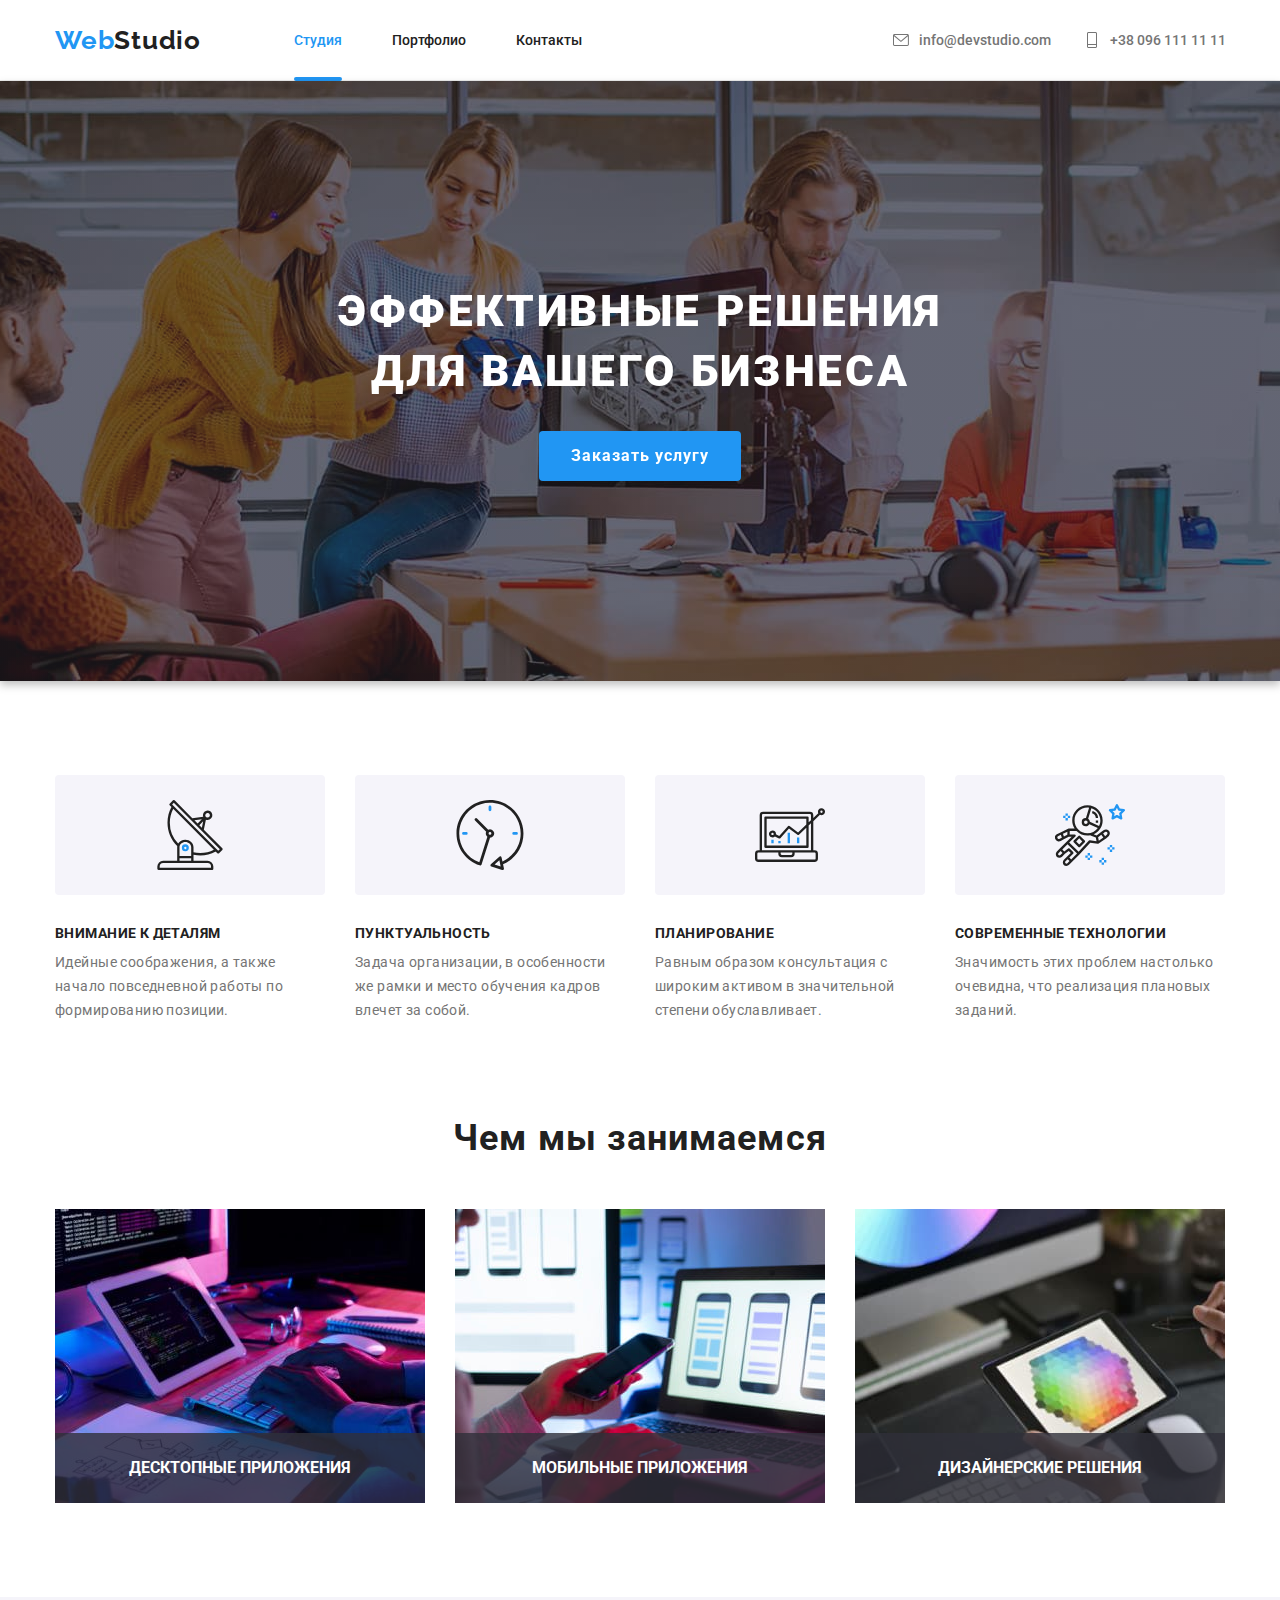
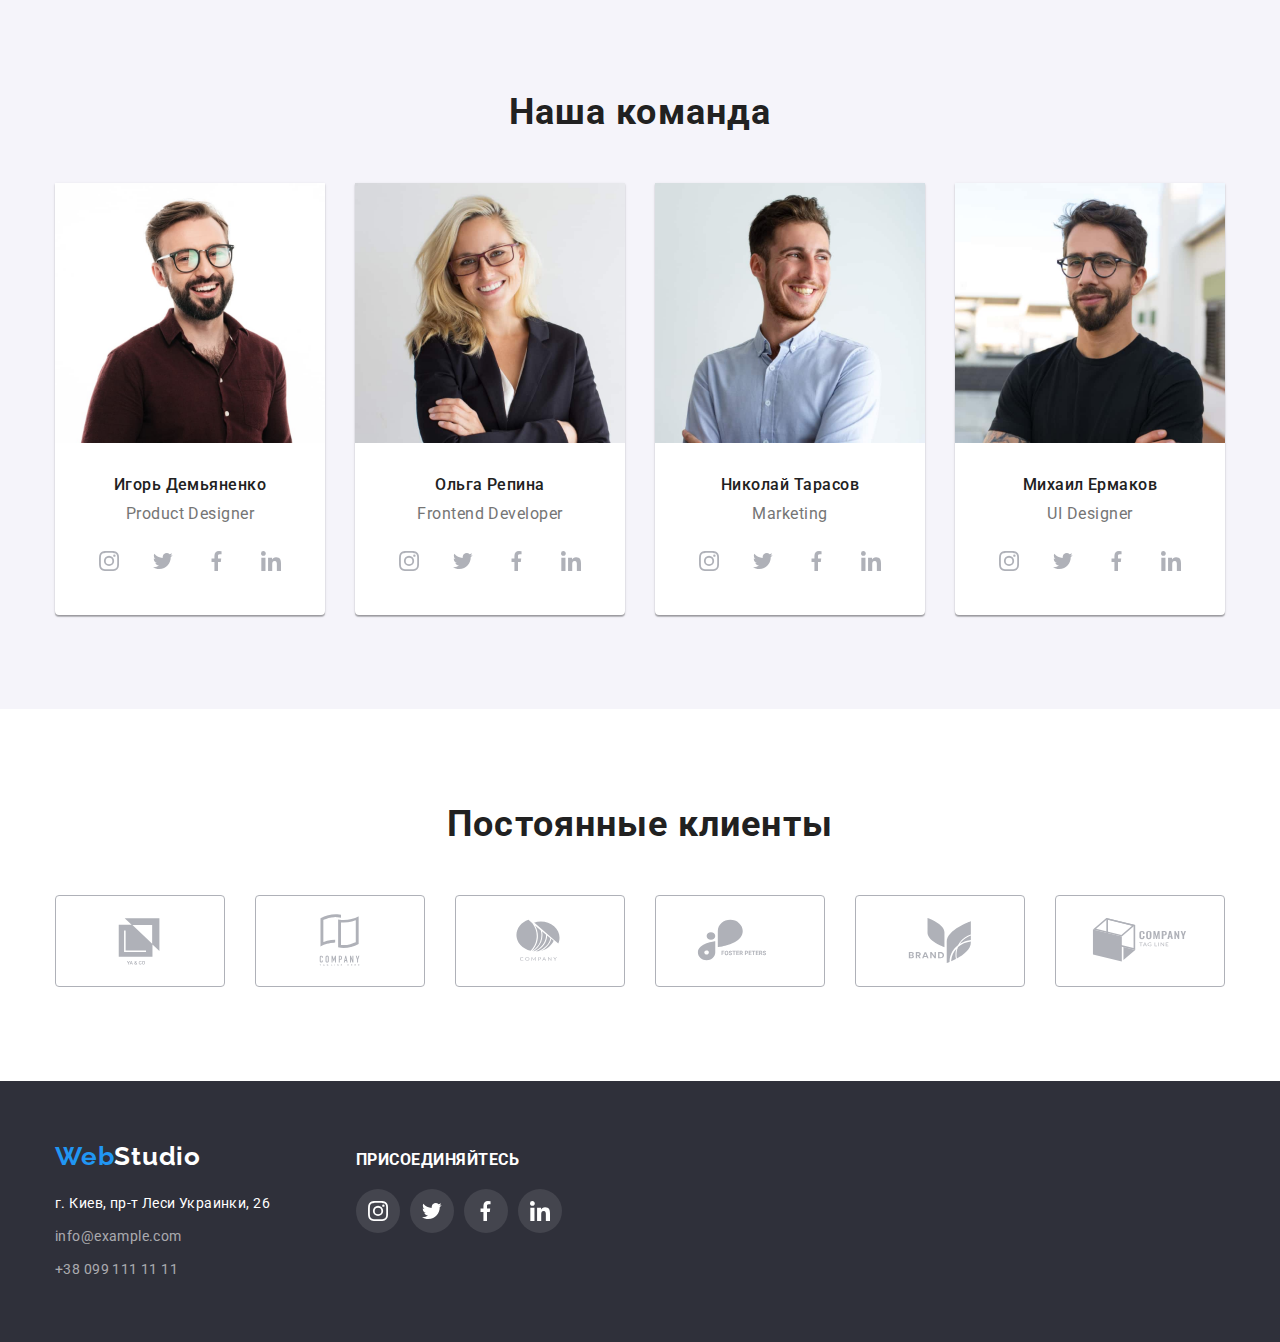
<file: index.html>
<!DOCTYPE html>
<html lang="ru">
  <head>
    <meta charset="UTF-8" />
    <meta http-equiv="X-UA-Compatible" content="IE=edge" />
    <meta name="viewport" content="width=device-width, initial-scale=1.0" />
    <link rel="stylesheet" href="./css/modern-normalize.css" />
    <link rel="preconnect" href="https://fonts.gstatic.com" />
    <link
      href="https://fonts.googleapis.com/css2?family=Raleway:wght@700&family=Roboto:wght@400;500;700;900&display=swap"
      rel="stylesheet"
    />
    <link rel="stylesheet" href="./css/styles.css" />
    <title>Студия</title>
  </head>
  <body>
    <!-- Хедер -->
    <header class="header-section">
      <div class="container header">
        <!-- Лого -->
        <a href="./index.html" class="logo link">
          <span class="blue-logo">Web</span>Studio
        </a>
        <!-- Меню -->
        <nav>
          <ul class="nav-list list">
            <li class="nav-list-item">
              <a href="./index.html" class="nav-list-link link current"
                >Студия</a
              >
            </li>
            <li class="nav-list-item">
              <a href="./portfolio.html" class="nav-list-link link"
                >Портфолио</a
              >
            </li>
            <li class="nav-list-item">
              <a href="#" class="nav-list-link link">Контакты</a>
            </li>
          </ul>
        </nav>

        <!-- Контакты -->
        <ul class="contacts-list list">
          <li class="contacts-list-item">
            <a href="mailto:info@devstudio.com" class="contacts-list-link link">
              <svg class="icon-envelope" width="1rem" height="1rem">
                <use href="./images/icons.svg#icon-envelope"></use>
              </svg>
              info@devstudio.com</a
            >
          </li>
          <li class="contacts-list-item">
            <a href="tel:+380961111111" class="contacts-list-link link"
              ><svg class="icon-phone" width="1rem" height="1rem">
                <use href="./images/icons.svg#icon-phone"></use>
              </svg>
              +38 096 111 11 11</a
            >
          </li>
        </ul>
      </div>
    </header>
    <main>
      <!-- Герой -->
      <section class="hero-section section">
        <div class="container hero">
          <h1 class="hero-title">Эффективные решения для вашего бизнеса</h1>
          <button data-modal-open type="button" class="order-button">
            Заказать услугу
          </button>
        </div>
      </section>

      <!-- Наши преимущества -->
      <section class="benefits-section section">
        <div class="container benefits">
          <h2 class="container-title visually-hidden">Наши преимущества</h2>
          <ul class="benefits-list list">
            <li class="benefits-item">
              <div class="benefits-icon-bgc">
                <svg class="icon-antenna" width="1rem" height="1rem">
                  <use href="./images/icons.svg#icon-antenna"></use>
                </svg>
              </div>
              <h3 class="benefits-title">Внимание к деталям</h3>
              <p class="benefits-description">
                Идейные соображения, а также начало повседневной работы по
                формированию позиции.
              </p>
            </li>
            <li class="benefits-item">
              <div class="benefits-icon-bgc">
                <svg class="icon-clock" width="1rem" height="1rem">
                  <use href="./images/icons.svg#icon-clock"></use>
                </svg>
              </div>
              <h3 class="benefits-title">Пунктуальность</h3>
              <p class="benefits-description">
                Задача организации, в особенности же рамки и место обучения
                кадров влечет за собой.
              </p>
            </li>
            <li class="benefits-item">
              <div class="benefits-icon-bgc">
                <svg class="icon-diagram" width="1rem" height="1rem">
                  <use href="./images/icons.svg#icon-diagram"></use>
                </svg>
              </div>
              <h3 class="benefits-title">Планирование</h3>
              <p class="benefits-description">
                Равным образом консультация с широким активом в значительной
                степени обуславливает.
              </p>
            </li>
            <li class="benefits-item">
              <div class="benefits-icon-bgc">
                <svg class="icon-astronaut" width="1rem" height="1rem">
                  <use href="./images/icons.svg#icon-astronaut"></use>
                </svg>
              </div>
              <h3 class="benefits-title">Современные технологии</h3>
              <p class="benefits-description">
                Значимость этих проблем настолько очевидна, что реализация
                плановых заданий.
              </p>
            </li>
          </ul>
        </div>
      </section>

      <!-- Чем мы занимаемся -->
      <section class="offers-section section">
        <div class="container offers">
          <h2 class="container-title">Чем мы занимаемся</h2>
          <ul class="offers-list list">
            <li class="offers-item">
              <div class="offers-thumb">
                <img
                  src="./images/image1.jpg"
                  alt="Десктопные приложения"
                  width="370"
                />
                <h3 class="offers-label">Десктопные приложения</h3>
              </div>
            </li>
            <li class="offers-item">
              <div class="offers-thumb">
                <img
                  src="./images/image2.jpg"
                  alt="Мобильные приложения"
                  width="370"
                />
                <h3 class="offers-label">Мобильные приложения</h3>
              </div>
            </li>
            <li class="offers-item">
              <div class="offers-thumb">
                <img
                  src="./images/image3.jpg"
                  alt="Дизайнерские решения"
                  width="370"
                />
                <h3 class="offers-label">Дизайнерские решения</h3>
              </div>
            </li>
          </ul>
        </div>
      </section>

      <!-- Наша команда -->
      <section class="employee-section section">
        <div class="container employee">
          <h2 class="container-title">Наша команда</h2>
          <ul class="employee-list list">
            <li class="employee-item">
              <img
                src="./images/demyanenko.jpg"
                alt="Игорь Демьяненко"
                width="270"
                class="employee-image"
              />
              <div class="employee-item-text">
                <h3 class="employee-name">Игорь Демьяненко</h3>
                <p class="employee-position">Product Designer</p>
                <ul class="social-icons-list">
                  <li class="social-icons-item">
                    <a href="#" class="icons-link">
                      <svg class="social-icon">
                        <use
                          href="./images/icons.svg#icon-instagram"
                          width="20"
                          height="20"
                        ></use>
                      </svg>
                    </a>
                  </li>
                  <li class="social-icons-item">
                    <a href="#" class="icons-link">
                      <svg class="social-icon">
                        <use
                          href="./images/icons.svg#icon-twitter"
                          width="20"
                          height="20"
                        ></use>
                      </svg>
                    </a>
                  </li>
                  <li class="social-icons-item">
                    <a href="#" class="icons-link">
                      <svg class="social-icon">
                        <use
                          href="./images/icons.svg#icon-facebook"
                          width="20"
                          height="20"
                        ></use>
                      </svg>
                    </a>
                  </li>
                  <li class="social-icons-item">
                    <a href="#" class="icons-link">
                      <svg class="social-icon">
                        <use
                          href="./images/icons.svg#icon-linkedin"
                          width="20"
                          height="20"
                        ></use>
                      </svg>
                    </a>
                  </li>
                </ul>
              </div>
            </li>
            <li class="employee-item">
              <img
                src="./images/repina.jpg"
                alt="Ольга Репина"
                width="270"
                class="employee-image"
              />
              <div class="employee-item-text">
                <h3 class="employee-name">Ольга Репина</h3>
                <p class="employee-position">Frontend Developer</p>
                <ul class="social-icons-list">
                  <li class="social-icons-item">
                    <a href="#" class="icons-link">
                      <svg class="social-icon">
                        <use
                          href="./images/icons.svg#icon-instagram"
                          width="20"
                          height="20"
                        ></use>
                      </svg>
                    </a>
                  </li>
                  <li class="social-icons-item">
                    <a href="#" class="icons-link">
                      <svg class="social-icon">
                        <use
                          href="./images/icons.svg#icon-twitter"
                          width="20"
                          height="20"
                        ></use>
                      </svg>
                    </a>
                  </li>
                  <li class="social-icons-item">
                    <a href="#" class="icons-link">
                      <svg class="social-icon">
                        <use
                          href="./images/icons.svg#icon-facebook"
                          width="20"
                          height="20"
                        ></use>
                      </svg>
                    </a>
                  </li>
                  <li class="social-icons-item">
                    <a href="#" class="icons-link">
                      <svg class="social-icon">
                        <use
                          href="./images/icons.svg#icon-linkedin"
                          width="20"
                          height="20"
                        ></use>
                      </svg>
                    </a>
                  </li>
                </ul>
              </div>
            </li>
            <li class="employee-item">
              <img
                src="./images/tarasov.jpg"
                alt="Николай Тарасов"
                width="270"
                class="employee-image"
              />
              <div class="employee-item-text">
                <h3 class="employee-name">Николай Тарасов</h3>
                <p class="employee-position">Marketing</p>
                <ul class="social-icons-list">
                  <li class="social-icons-item">
                    <a href="#" class="icons-link">
                      <svg class="social-icon">
                        <use
                          href="./images/icons.svg#icon-instagram"
                          width="20"
                          height="20"
                        ></use>
                      </svg>
                    </a>
                  </li>
                  <li class="social-icons-item">
                    <a href="#" class="icons-link">
                      <svg class="social-icon">
                        <use
                          href="./images/icons.svg#icon-twitter"
                          width="20"
                          height="20"
                        ></use>
                      </svg>
                    </a>
                  </li>
                  <li class="social-icons-item">
                    <a href="#" class="icons-link">
                      <svg class="social-icon">
                        <use
                          href="./images/icons.svg#icon-facebook"
                          width="20"
                          height="20"
                        ></use>
                      </svg>
                    </a>
                  </li>
                  <li class="social-icons-item">
                    <a href="#" class="icons-link">
                      <svg class="social-icon">
                        <use
                          href="./images/icons.svg#icon-linkedin"
                          width="20"
                          height="20"
                        ></use>
                      </svg>
                    </a>
                  </li>
                </ul>
              </div>
            </li>
            <li class="employee-item">
              <img
                src="./images/ermakov.jpg"
                alt="Михаил Ермаков"
                width="270"
                class="employee-image"
              />
              <div class="employee-item-text">
                <h3 class="employee-name">Михаил Ермаков</h3>
                <p class="employee-position">UI Designer</p>
                <ul class="social-icons-list">
                  <li class="social-icons-item">
                    <a href="#" class="icons-link">
                      <svg class="social-icon">
                        <use
                          href="./images/icons.svg#icon-instagram"
                          width="20"
                          height="20"
                        ></use>
                      </svg>
                    </a>
                  </li>
                  <li class="social-icons-item">
                    <a href="#" class="icons-link">
                      <svg class="social-icon">
                        <use
                          href="./images/icons.svg#icon-twitter"
                          width="20"
                          height="20"
                        ></use>
                      </svg>
                    </a>
                  </li>
                  <li class="social-icons-item">
                    <a href="#" class="icons-link">
                      <svg class="social-icon">
                        <use
                          href="./images/icons.svg#icon-facebook"
                          width="20"
                          height="20"
                        ></use>
                      </svg>
                    </a>
                  </li>
                  <li class="social-icons-item">
                    <a href="#" class="icons-link">
                      <svg class="social-icon">
                        <use
                          href="./images/icons.svg#icon-linkedin"
                          width="20"
                          height="20"
                        ></use>
                      </svg>
                    </a>
                  </li>
                </ul>
              </div>
            </li>
          </ul>
        </div>
      </section>

      <!-- Постоянные клиенты -->
      <section class="customers-section section">
        <div class="container customers">
          <h2 class="container-title">Постоянные клиенты</h2>
          <ul class="customers-list list">
            <li class="customers-item">
              <a href="#" class="customers-link">
                <svg class="customers-icon">
                  <use
                    href="./images/icons.svg#icon-clients-logo1"
                    width="106"
                    height="60"
                  ></use>
                </svg>
              </a>
            </li>
            <li class="customers-item">
              <a href="#" class="customers-link">
                <svg class="customers-icon">
                  <use
                    href="./images/icons.svg#icon-clients-logo2"
                    width="106"
                    height="60"
                  ></use>
                </svg>
              </a>
            </li>
            <li class="customers-item">
              <a href="#" class="customers-link">
                <svg class="customers-icon">
                  <use
                    href="./images/icons.svg#icon-clients-logo3"
                    width="106"
                    height="60"
                  ></use>
                </svg>
              </a>
            </li>
            <li class="customers-item">
              <a href="#" class="customers-link">
                <svg class="customers-icon">
                  <use
                    href="./images/icons.svg#icon-clients-logo4"
                    width="106"
                    height="60"
                  ></use>
                </svg>
              </a>
            </li>
            <li class="customers-item">
              <a href="#" class="customers-link">
                <svg class="customers-icon">
                  <use
                    href="./images/icons.svg#icon-clients-logo5"
                    width="106"
                    height="60"
                  ></use>
                </svg>
              </a>
            </li>
            <li class="customers-item">
              <a href="#" class="customers-link">
                <svg class="customers-icon">
                  <use
                    href="./images/icons.svg#icon-clients-logo6"
                    width="106"
                    height="60"
                  ></use>
                </svg>
              </a>
            </li>
          </ul>
        </div>
      </section>
    </main>
    <!-- Футер -->
    <footer class="footer-section">
      <div class="container footer">
        <div class="footer-column1">
          <!-- Лого -->
          <a href="./index.html" class="logo link"
            ><span class="blue-logo">Web</span>Studio</a
          >
          <!-- Адрес -->
          <address class="address">
            <p class="post-address">г. Киев, пр-т Леси Украинки, 26</p>
            <ul class="address-list list">
              <li class="address-list-item">
                <a href="mailto:info@example.com" class="address-list-link link"
                  >info@example.com</a
                >
              </li>
              <li class="address-list-item">
                <a href="tel:+380991111111" class="address-list-link link"
                  >+38 099 111 11 11</a
                >
              </li>
            </ul>
          </address>
        </div>
        <div class="footer-column2">
          <p class="footer-welcome">присоединяйтесь</p>
          <ul class="social-icons-list">
            <li class="social-icons-item">
              <a href="#" class="icons-link">
                <svg class="social-icon">
                  <use
                    href="./images/icons.svg#icon-instagram"
                    width="20"
                    height="20"
                  ></use>
                </svg>
              </a>
            </li>
            <li class="social-icons-item">
              <a href="#" class="icons-link">
                <svg class="social-icon">
                  <use
                    href="./images/icons.svg#icon-twitter"
                    width="20"
                    height="20"
                  ></use>
                </svg>
              </a>
            </li>
            <li class="social-icons-item">
              <a href="#" class="icons-link">
                <svg class="social-icon">
                  <use
                    href="./images/icons.svg#icon-facebook"
                    width="20"
                    height="20"
                  ></use>
                </svg>
              </a>
            </li>
            <li class="social-icons-item">
              <a href="#" class="icons-link">
                <svg class="social-icon">
                  <use
                    href="./images/icons.svg#icon-linkedin"
                    width="20"
                    height="20"
                  ></use>
                </svg>
              </a>
            </li>
          </ul>
        </div>
      </div>
    </footer>

    <div class="backdrop is-hidden" data-modal>
      <div class="modal">
        <button data-modal-close type="button" class="close-button">
          <svg class="close-button-svg">
            <use
              href="./images/icons.svg#icon-close-button"
              width="11"
              height="11"
            ></use>
          </svg>
        </button>
      </div>
    </div>

    <script src="./js/modal.js"></script>
  </body>
</html>
</file>
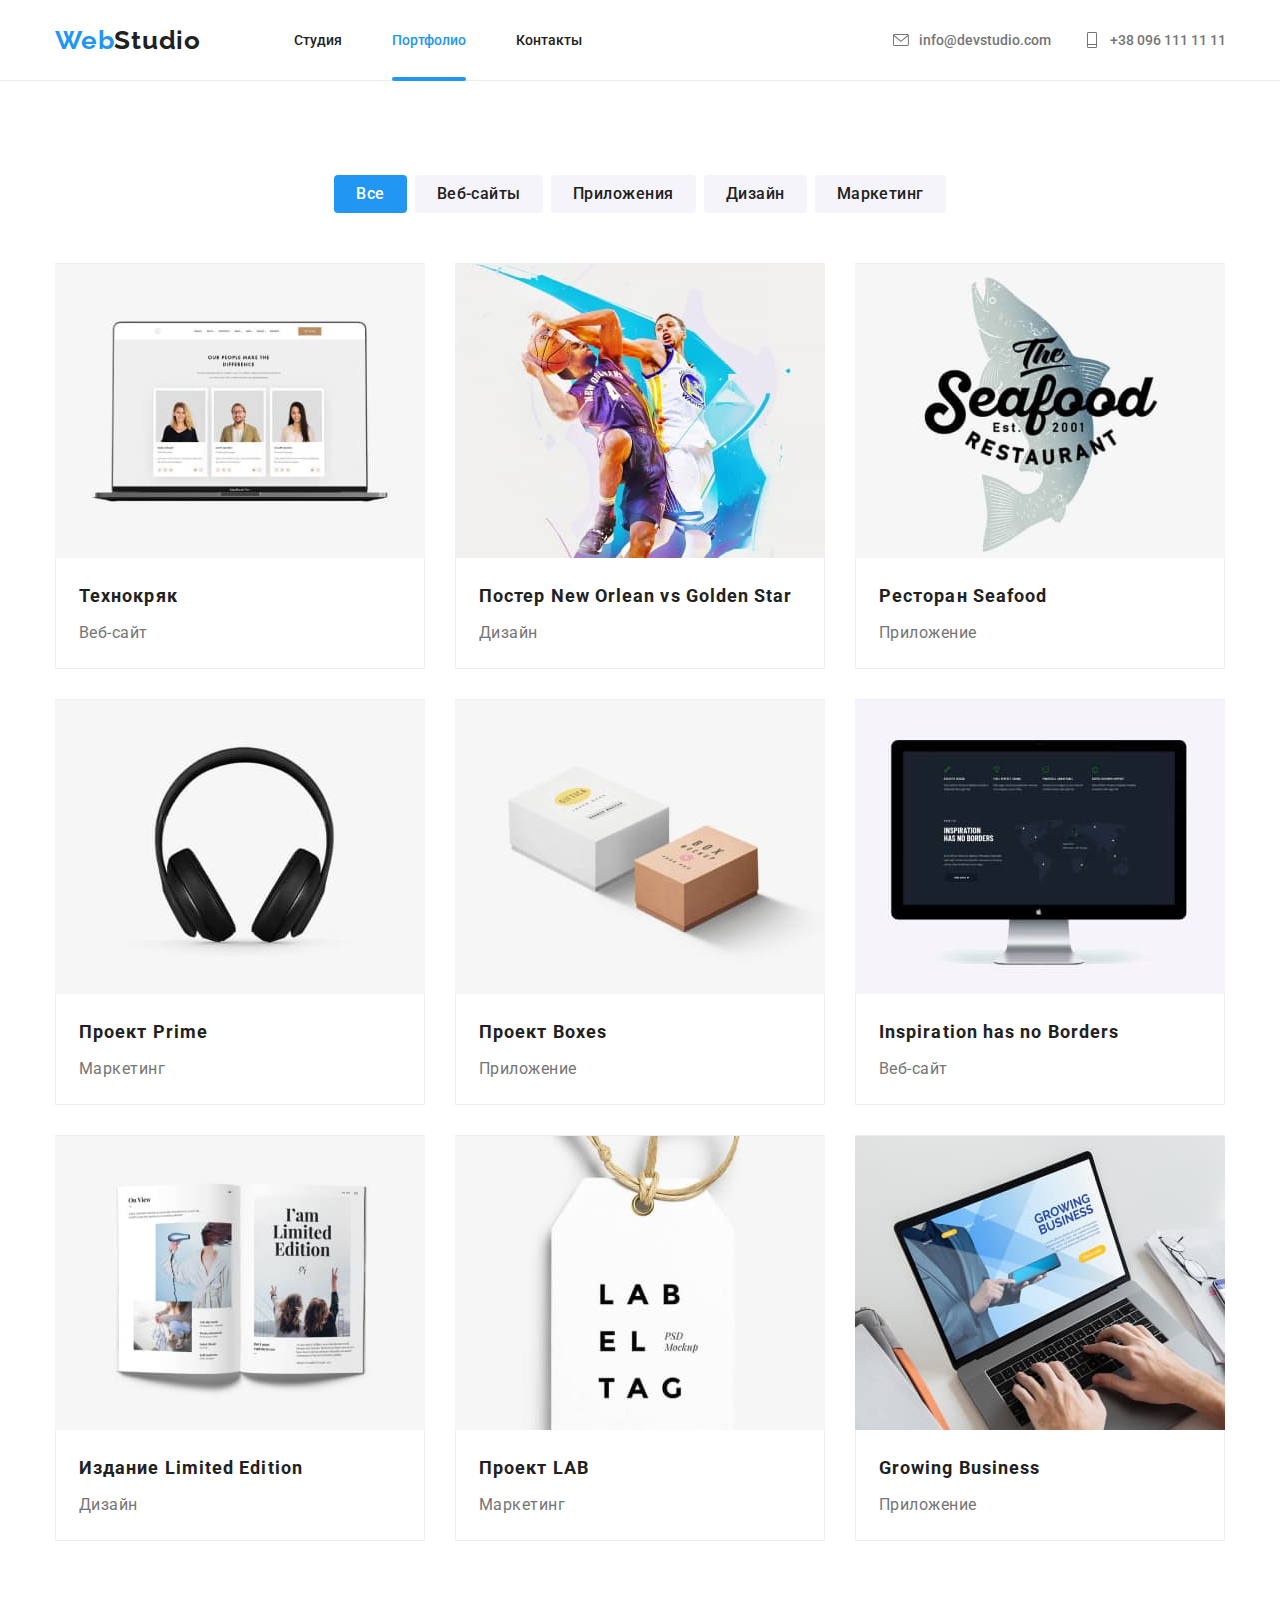
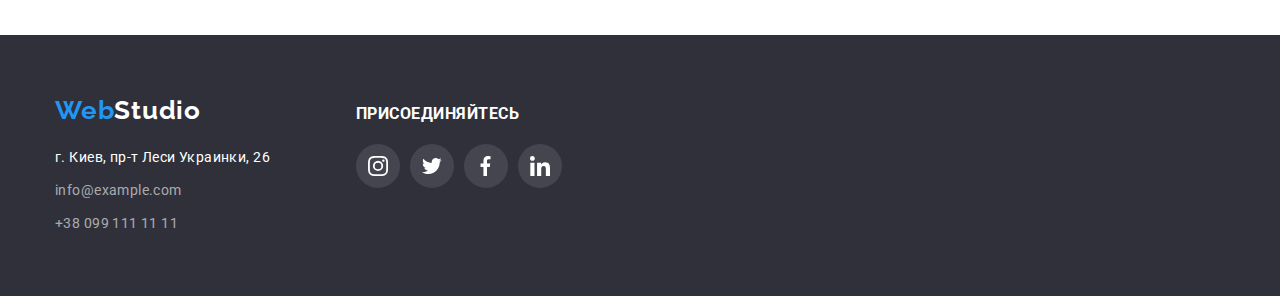
<file: portfolio.html>
<!DOCTYPE html>
<html lang="ru">
  <head>
    <meta charset="UTF-8" />
    <meta http-equiv="X-UA-Compatible" content="IE=edge" />
    <meta name="viewport" content="width=device-width, initial-scale=1.0" />
    <link rel="stylesheet" href="./css/modern-normalize.css" />
    <link rel="preconnect" href="https://fonts.gstatic.com" />
    <link
      href="https://fonts.googleapis.com/css2?family=Raleway:wght@700&family=Roboto:wght@400;500;700;900&display=swap"
      rel="stylesheet"
    />
    <link rel="stylesheet" href="./css/styles.css" />
    <title>Студия</title>
  </head>
  <body>
    <!-- Хедер -->
    <header class="header-section">
      <div class="container header">
        <!-- Лого -->
        <a href="./index.html" class="logo link">
          <span class="blue-logo">Web</span>Studio
        </a>
        <!-- Меню -->
        <nav>
          <ul class="nav-list list">
            <li class="nav-list-item">
              <a href="./index.html" class="nav-list-link link">Студия</a>
            </li>
            <li class="nav-list-item">
              <a href="./portfolio.html" class="nav-list-link link current"
                >Портфолио</a
              >
            </li>
            <li class="nav-list-item">
              <a href="#" class="nav-list-link link">Контакты</a>
            </li>
          </ul>
        </nav>

        <ul class="contacts-list list">
          <li class="contacts-list-item">
            <a href="mailto:info@devstudio.com" class="contacts-list-link link">
              <svg class="icon-envelope" width="1rem" height="1rem">
                <use href="./images/icons.svg#icon-envelope"></use>
              </svg>
              info@devstudio.com</a
            >
          </li>
          <li class="contacts-list-item">
            <a href="tel:+380961111111" class="contacts-list-link link"
              ><svg class="icon-phone" width="1rem" height="1rem">
                <use href="./images/icons.svg#icon-phone"></use>
              </svg>
              +38 096 111 11 11</a
            >
          </li>
        </ul>
      </div>
    </header>
    <main>
      <!-- Портфолио -->
      <section class="section">
        <div class="container portfolio">
          <h1 class="visually-hidden">Портфолио</h1>

          <!--Фильтр-->

          <ul class="filter-list list">
            <li class="item">
              <button type="button" class="filter-button all">Все</button>
            </li>
            <li class="item">
              <button type="button" class="filter-button">Веб-сайты</button>
            </li>
            <li class="item">
              <button type="button" class="filter-button">Приложения</button>
            </li>
            <li class="item">
              <button type="button" class="filter-button">Дизайн</button>
            </li>
            <li class="item">
              <button type="button" class="filter-button">Маркетинг</button>
            </li>
          </ul>

          <!-- Примеры работ -->

          <ul class="example-list list">
            <li class="example-item">
              <a href="#" class="link">
                <div class="example-item-thumb">
                  <img
                    src="./images/portfolio-photo1.jpg"
                    alt="Технокряк"
                    width="370"
                    class="example-image"
                  />
                  <p class="example-item-overlay">
                    Технокряк это современная площадка распространения
                    коронавируса. Компании используют эту платформу для
                    цифрового шпионажа и атак на защищённые сервера конкурентов.
                  </p>
                </div>
                <div class="example-item-text">
                  <h3 class="example-title">Технокряк</h3>
                  <p class="example-type">Веб-сайт</p>
                </div>
              </a>
            </li>
            <li class="example-item">
              <a href="#" class="link"
                ><div class="example-item-thumb">
                  <img
                    src="./images/portfolio-photo2.jpg"
                    alt="Постер Нью Орлеан"
                    width="370"
                    class="example-image"
                  />
                  <p class="example-item-overlay">
                    Технокряк это современная площадка распространения
                    коронавируса. Компании используют эту платформу для
                    цифрового шпионажа и атак на защищённые сервера конкурентов.
                  </p>
                </div>
                <div class="example-item-text">
                  <h3 class="example-title">
                    Постер New Orlean vs Golden Star
                  </h3>
                  <p class="example-type">Дизайн</p>
                </div></a
              >
            </li>
            <li class="example-item">
              <a href="#" class="link"
                ><div class="example-item-thumb">
                  <img
                    src="./images/portfolio-photo3.jpg"
                    alt="Ресторан Сифуд "
                    width="370"
                    class="example-image"
                  />
                  <p class="example-item-overlay">
                    Технокряк это современная площадка распространения
                    коронавируса. Компании используют эту платформу для
                    цифрового шпионажа и атак на защищённые сервера конкурентов.
                  </p>
                </div>
                <div class="example-item-text">
                  <h3 class="example-title">Ресторан Seafood</h3>
                  <p class="example-type">Приложение</p>
                </div></a
              >
            </li>
            <li class="example-item">
              <a href="#" class="link"
                ><div class="example-item-thumb">
                  <img
                    src="./images/portfolio-photo4.jpg"
                    alt="Проэкт Прайм"
                    width="370"
                    class="example-image"
                  />
                  <p class="example-item-overlay">
                    Технокряк это современная площадка распространения
                    коронавируса. Компании используют эту платформу для
                    цифрового шпионажа и атак на защищённые сервера конкурентов.
                  </p>
                </div>
                <div class="example-item-text">
                  <h3 class="example-title">Проект Prime</h3>
                  <p class="example-type">Маркетинг</p>
                </div></a
              >
            </li>
            <li class="example-item">
              <a href="#" class="link"
                ><div class="example-item-thumb">
                  <img
                    src="./images/portfolio-photo5.jpg"
                    alt="Проэкт Боксес"
                    width="370"
                    class="example-image"
                  />
                  <p class="example-item-overlay">
                    Технокряк это современная площадка распространения
                    коронавируса. Компании используют эту платформу для
                    цифрового шпионажа и атак на защищённые сервера конкурентов.
                  </p>
                </div>
                <div class="example-item-text">
                  <h3 class="example-title">Проект Boxes</h3>
                  <p class="example-type">Приложение</p>
                </div></a
              >
            </li>
            <li class="example-item">
              <a href="#" class="link"
                ><div class="example-item-thumb">
                  <img
                    src="./images/portfolio-photo6.jpg"
                    alt="Инспирейшн"
                    width="370"
                    class="example-image"
                  />
                  <p class="example-item-overlay">
                    Технокряк это современная площадка распространения
                    коронавируса. Компании используют эту платформу для
                    цифрового шпионажа и атак на защищённые сервера конкурентов.
                  </p>
                </div>
                <div class="example-item-text">
                  <h3 class="example-title">Inspiration has no Borders</h3>
                  <p class="example-type">Веб-сайт</p>
                </div></a
              >
            </li>
            <li class="example-item">
              <a href="#" class="link"
                ><div class="example-item-thumb">
                  <img
                    src="./images/portfolio-photo7.jpg"
                    alt="Издание Лимитед"
                    width="370"
                    class="example-image"
                  />
                  <p class="example-item-overlay">
                    Технокряк это современная площадка распространения
                    коронавируса. Компании используют эту платформу для
                    цифрового шпионажа и атак на защищённые сервера конкурентов.
                  </p>
                </div>
                <div class="example-item-text">
                  <h3 class="example-title">Издание Limited Edition</h3>
                  <p class="example-type">Дизайн</p>
                </div></a
              >
            </li>
            <li class="example-item">
              <a href="#" class="link"
                ><div class="example-item-thumb">
                  <img
                    src="./images/portfolio-photo8.jpg"
                    alt="Проэкт Лаб"
                    width="370"
                    class="example-image"
                  />
                  <p class="example-item-overlay">
                    Технокряк это современная площадка распространения
                    коронавируса. Компании используют эту платформу для
                    цифрового шпионажа и атак на защищённые сервера конкурентов.
                  </p>
                </div>
                <div class="example-item-text">
                  <h3 class="example-title">Проект LAB</h3>
                  <p class="example-type">Маркетинг</p>
                </div></a
              >
            </li>
            <li class="example-item">
              <a href="#" class="link">
                <div class="example-item-thumb">
                  <img
                    src="./images/portfolio-photo9.jpg"
                    alt="Гровинг Бизнесс "
                    width="370"
                    class="example-image"
                  />
                  <p class="example-item-overlay">
                    Технокряк это современная площадка распространения
                    коронавируса. Компании используют эту платформу для
                    цифрового шпионажа и атак на защищённые сервера конкурентов.
                  </p>
                </div>
                <div class="example-item-text">
                  <h3 class="example-title">Growing Business</h3>
                  <p class="example-type">Приложение</p>
                </div></a
              >
            </li>
          </ul>
        </div>
      </section>
    </main>

    <!-- Футер -->
    <footer class="footer-section">
      <div class="container footer">
        <div class="footer-column1">
          <!-- Лого -->
          <a href="./index.html" class="logo link"
            ><span class="blue-logo">Web</span>Studio</a
          >
          <!-- Адрес -->
          <address class="address">
            <p class="post-address">г. Киев, пр-т Леси Украинки, 26</p>
            <ul class="address-list list">
              <li class="address-list-item">
                <a href="mailto:info@example.com" class="address-list-link link"
                  >info@example.com</a
                >
              </li>
              <li class="address-list-item">
                <a href="tel:+380991111111" class="address-list-link link"
                  >+38 099 111 11 11</a
                >
              </li>
            </ul>
          </address>
        </div>
        <div class="footer-column2">
          <p class="footer-welcome">присоединяйтесь</p>
          <ul class="social-icons-list">
            <li class="social-icons-item">
              <a href="#" class="icons-link">
                <svg class="social-icon">
                  <use
                    href="./images/icons.svg#icon-instagram"
                    width="20"
                    height="20"
                  ></use>
                </svg>
              </a>
            </li>
            <li class="social-icons-item">
              <a href="#" class="icons-link">
                <svg class="social-icon">
                  <use
                    href="./images/icons.svg#icon-twitter"
                    width="20"
                    height="20"
                  ></use>
                </svg>
              </a>
            </li>
            <li class="social-icons-item">
              <a href="#" class="icons-link">
                <svg class="social-icon">
                  <use
                    href="./images/icons.svg#icon-facebook"
                    width="20"
                    height="20"
                  ></use>
                </svg>
              </a>
            </li>
            <li class="social-icons-item">
              <a href="#" class="icons-link">
                <svg class="social-icon">
                  <use
                    href="./images/icons.svg#icon-linkedin"
                    width="20"
                    height="20"
                  ></use>
                </svg>
              </a>
            </li>
          </ul>
        </div>
      </div>
    </footer>
  </body>
</html>
</file>
<file: css/styles.css>
:root {
  --accent-color: #2196f3;
  --primary-text-color: #212121;
  --secondary-text-color: #757575;
  --white-color: #ffffff;
  --bgc-hero: #2f303a;
  --bgc-hero-button-hover: #188ce8;
  --bgc-buttons-section: #f5f4fa;
  --portfolio-buttons-border-color: #eeeeee;
  --header-border-color: #ececec;
  --icons-color: #afb1b8;
}

body {
  font-family: 'Roboto', sans-serif;
  font-style: normal;
  font-weight: 400;
  color: var(--primary-text-color);
}

.list {
  list-style: none;
}

.link {
  color: inherit;
  text-decoration: none;
}
.section {
  padding: 94px 0;
}

.container {
  width: 1200px;
  padding: 0 15px;
  margin: 0 auto;
}

.visually-hidden {
  position: absolute;
  width: 1px;
  height: 1px;
  margin: -1px;
  border: 0;
  padding: 0;

  white-space: nowrap;
  clip-path: inset(100%);
  clip: rect(0 0 0 0);
  overflow: hidden;
}

/* ХЕДЕР */

.header-section {
  background: var(--white-color);
  border-bottom: 1px solid var(--header-border-color);
}

.header {
  display: flex;
  align-items: center;
  flex-direction: row;
}

.logo {
  font-family: 'Raleway', sans-serif;
  font-weight: 700;
  font-size: 26px;
  line-height: 1.192;
  letter-spacing: 0.03em;
  margin-right: 93px;
  padding: 24.625px 0;
}

.blue-logo {
  color: var(--accent-color);
}

.current {
  color: var(--accent-color);
}

.current::after {
  content: '';
  display: inline-block;
  width: 100%;
  height: 4px;
  border-radius: 2px;
  background-color: var(--accent-color);
  position: absolute;
  left: 0px;
  bottom: -1px;
}

.nav-list {
  display: inline-flex;
  width: 294px;
  margin-right: 305px;
}

.contacts-list {
  display: flex;
  width: 307px;
  justify-content: space-between;
}

.nav-list,
.contacts-list {
  font-weight: 500;
  font-size: 14px;
  line-height: 1.143;
}

.nav-list-item {
  margin-right: 50px;
  position: relative;
}

.contacts-list {
  color: var(--secondary-text-color);
}

.contacts-list-item {
  margin-right: 30px;
  display: flex;
  align-items: center;
}

.nav-list-item:last-child,
.contacts-list-item:last-child {
  margin-right: 0px;
}

.icon-envelope,
.icon-phone {
  fill: currentColor;
  margin-right: 10px;
}

.icon-envelope:hover,
.icon-phone:hover {
  fill: currentColor;
}

.contacts-list-link {
  width: 161px;
  display: flex;
  align-items: center;
}

.nav-list-link,
.contacts-list-link {
  padding: 32px 0;
  transition: color 250ms cubic-bezier(0.4, 0, 0.2, 1);
}

.nav-list-link:hover,
.nav-list-link:focus,
.contacts-list-link:hover,
.contacts-list-link:focus,
.address-list-link:hover,
.address-list-link:focus {
  color: var(--accent-color);
}
/* ХЕДЕР */

/* -- СТУДИЯ -- */

/* герой */

.hero-section.section {
  background: #c4c4c4;
  filter: drop-shadow(0px 4px 4px rgba(0, 0, 0, 0.25));
  background-image: linear-gradient(
      to right,
      rgba(47, 48, 58, 0.4),
      rgba(47, 48, 58, 0.4)
    ),
    url(../images/hero-bgc-image.jpg);
  background-position: center;
  background-repeat: no-repeat;
  background-size: cover;
  padding-top: 200px;
  padding-bottom: 200px;
  max-width: 1600px;
  margin: 0 auto;
}

/* .hero-section, */

.hero {
  display: flex;
  flex-direction: column;
  align-items: center;
}

.hero-title {
  font-weight: 900;
  font-size: 44px;
  line-height: 1.364;
  text-align: center;
  letter-spacing: 0.06em;
  text-transform: uppercase;
  color: var(--white-color);
  width: 696px;
  margin-top: 0px;
  margin-bottom: 30px;
}

.order-button {
  font-family: inherit;
  font-weight: 700;
  font-size: 16px;
  line-height: 1.875;
  display: flex;
  align-items: center;
  text-align: center;
  letter-spacing: 0.06em;
  color: var(--white-color);
  background: var(--accent-color);
  border-style: none;
  border-radius: 4px;
  cursor: pointer;
  padding: 10px 32px;
  transition: background-color 250ms cubic-bezier(0.4, 0, 0.2, 1);
}

.order-button:hover {
  background-color: var(--bgc-hero-button-hover);
}

/* герой */

/* наши преимущества */

.benefits-section.section {
  padding-bottom: 47px;
}

.benefits {
  display: flex;
}

.container-title {
  font-weight: 700;
  font-size: 36px;
  line-height: 1.167;
  text-align: center;
  letter-spacing: 0.03em;
  margin-bottom: 50px;
}

.benefits-list {
  font-size: 14px;
  letter-spacing: 0.03em;
  display: flex;
}

.benefits-item {
  width: 270px;
  margin-right: 30px;
}

.benefits-item:last-child {
  margin-right: 0px;
}

.benefits-icon-bgc {
  width: auto;
  height: 120px;
  background: #f5f4fa;
  border-radius: 4px;
  margin-bottom: 30px;
  display: flex;
  justify-content: center;
  align-items: center;
}

.icon-antenna,
.icon-clock,
.icon-diagram,
.icon-astronaut {
  height: 70px;
  width: auto;
}

.benefits-title {
  font-weight: 700;
  line-height: 1.143;
  text-transform: uppercase;
  margin-bottom: 10px;
}

.benefits-description {
  line-height: 1.714;
  color: var(--secondary-text-color);
}

/* наши преимущества */

/* чем мы занимаемся */

.offers-section.section {
  padding-top: 47px;
}

.offers-list {
  display: flex;
}

.offers-item {
  margin-right: 30px;
}

.offers-item:last-child {
  margin-right: 0px;
}

.offers-thumb {
  position: relative;
  width: 370px;
  height: 294px;
  overflow: hidden;
}

.offers-label {
  display: inline-flex;
  justify-content: center;
  align-items: center;
  width: 100%;
  height: 70px;
  color: var(--white-color);
  font-weight: 700;
  line-height: 1.143;
  text-align: center;
  letter-spacing: 0.03;
  text-transform: uppercase;

  background-color: rgba(47, 48, 58, 0.8);
  position: absolute;
  right: 50%;
  bottom: 0px;
  transform: translate(50%);
}

/* чем мы занимаемся */

/* наша команда */

.employee-section {
  background-color: var(--bgc-buttons-section);
}

.employee-list {
  display: flex;
}

.employee-item {
  border-radius: 0px 0px 4px 4px;
  background-color: var(--white-color);
  width: 270px;
  margin-right: 30px;
  box-shadow: 0px 1px 3px rgba(0, 0, 0, 0.12), 0px 1px 1px rgba(0, 0, 0, 0.14),
    0px 2px 1px rgba(0, 0, 0, 0.2);
}

.employee-item:last-child {
  margin-right: 0px;
}

.employee-image {
  display: block;
}

.employee-item-text {
  font-size: 16;
  line-height: 1.187;
  text-align: center;
  letter-spacing: 0.03em;
  width: 270px;
  padding: 32px 30px;
}

.employee-name {
  font-weight: 500;
  font-size: inherit;
  margin-bottom: 10px;
}

.employee-position {
  color: var(--secondary-text-color);
  margin-bottom: 16px;
}

.social-icons-list {
  display: flex;
  justify-content: center;
  /* padding-bottom: 30px; */
}

.social-icons-item:not(:last-child) {
  margin-right: 10px;
}

.social-icon {
  width: 20px;
  height: 20px;
}

.icons-link {
  width: 44px;
  height: 44px;
  display: flex;
  justify-content: center;
  align-items: center;
  border-radius: 50%;
  fill: var(--icons-color);
  background-color: var(--white-color);
  transition: background-color 250ms cubic-bezier(0.4, 0, 0.2, 1),
    fill 250ms cubic-bezier(0.4, 0, 0.2, 1);
}

.icons-link:hover,
.icons-link:focus {
  fill: var(--white-color);
  background-color: var(--accent-color);
}

/* наша команда */

/* постоянные клиенты */

.customers-list {
  display: flex;
  justify-content: center;
}

.customers-link {
  width: 170px;
  height: 92px;
  display: flex;
  justify-content: center;
  align-items: center;
  border: 1px solid var(--icons-color);
  border-radius: 4px;
  fill: var(--icons-color);
  transition: border 250ms cubic-bezier(0.4, 0, 0.2, 1),
    fill 250ms cubic-bezier(0.4, 0, 0.2, 1);
}

.customers-link:hover,
.customers-link:focus {
  border: 1px solid var(--accent-color);
  fill: var(--accent-color);
}

.customers-item:not(:last-child) {
  margin-right: 30px;
}

.customers-icon {
  width: 106px;
  height: 60px;
}

/* постоянные клиенты */

/* -- СТУДИЯ -- */

/* ФУТЕР */

.footer-section {
  background-color: var(--bgc-hero);
  padding-top: 60px;
  padding-bottom: 60px;
}

.footer {
  background-color: var(--bgc-hero);
  display: flex;
  align-items: baseline;
}

.footer-column1 {
  display: flex;
  flex-direction: column;
  width: 231px;
  margin-right: 70px;
}

.footer .logo {
  color: var(--white-color);
  margin-bottom: 20px;
  margin-right: 0;
  padding: 0;
}

.address {
  font-style: normal;
  font-size: 14px;
  line-height: 1.714;
  letter-spacing: 0.03em;
}

.post-address {
  color: var(--white-color);
  margin-bottom: 9px;
}

.address-list {
  color: rgba(255, 255, 255, 0.6);
}

.address-list-item:not(:last-child) {
  margin-bottom: 9px;
}

.address-list-link {
  color: inherit;
  transition: color 250ms cubic-bezier(0.4, 0, 0.2, 1);
}

.footer-welcome {
  color: var(--white-color);
  font-weight: 700;
  line-height: 1.143;
  letter-spacing: 0.03em;
  text-transform: uppercase;
  margin-bottom: 20px;
  display: inline-block;
}

.footer-column2 .icons-link {
  background: rgba(255, 255, 255, 0.1);
  fill: var(--white-color);
  transition: background 250ms cubic-bezier(0.4, 0, 0.2, 1);
}

.footer-column2 .social-icons-list {
  display: flex;
  justify-content: left;
  padding-bottom: 0;
}

.footer-column2 .icons-link:hover,
.footer-column2 .icons-link:focus {
  background-color: var(--accent-color);
}
/* ФУТЕР */

/* -- ПОРТФОЛІО -- */

.portfolio {
  display: flex;
  flex-direction: column;
}

.filter-list {
  display: flex;
  justify-content: center;
  margin-bottom: 50px;
}

.filter-button {
  font-weight: 500;
  font-size: 16px;
  line-height: 1.625;
  text-align: center;
  letter-spacing: 0.03em;
  color: inherit;
  border: none;
  background-color: var(--bgc-buttons-section);
  cursor: pointer;
  border-radius: 4px;
  padding: 6px 22px;
  transition: box-shadow 250ms cubic-bezier(0.4, 0, 0.2, 1),
    background-color 250ms cubic-bezier(0.4, 0, 0.2, 1),
    color 250ms cubic-bezier(0.4, 0, 0.2, 1);
}

.filter-button:hover,
.filter-button:focus {
  color: var(--white-color);
  background-color: var(--accent-color);
  box-shadow: 0px 3px 1px rgba(0, 0, 0, 0.1), 0px 1px 2px rgba(0, 0, 0, 0.08),
    0px 2px 2px rgba(0, 0, 0, 0.12);
}

.filter-list > .item:not(:last-child) {
  margin-right: 8px;
}

.filter-button.all {
  color: var(--white-color);
  background-color: var(--accent-color);
}

.example-list {
  display: flex;
  flex-wrap: wrap;
}

.example-item {
  width: 370px;
  display: flex;
  flex-direction: column;
  margin-right: 30px;
  margin-bottom: 30px;
  background: var(--white-color);
  border: 1px solid var(--portfolio-buttons-border-color);
}

.example-item .link {
  transition: box-shadow 250ms cubic-bezier(0.4, 0, 0.2, 1);
}

.example-item .link:hover,
.example-item .link:focus {
  box-shadow: 0px 1px 1px rgba(0, 0, 0, 0.12), 0px 4px 4px rgba(0, 0, 0, 0.06),
    1px 4px 6px rgba(0, 0, 0, 0.16);
}

.example-item:nth-child(3n + 0) {
  margin-right: 0px;
}

.example-item:nth-child(n + 7) {
  margin-bottom: 0px;
}

.example-item > .link {
  display: flex;
  flex-direction: column;
  justify-content: center;
  align-items: center;
}

.example-item-thumb {
  position: relative;
  overflow: hidden;
}

.example-item-overlay {
  position: absolute;
  top: 100%;
  left: 0;
  width: 100%;
  height: 100%;
  display: flex;
  justify-content: left;
  align-items: center;
  padding: 0 24px;
  background-color: rgba(33, 150, 243, 0.9);
  font-size: 18px;
  line-height: 1.56;
  letter-spacing: 0.03em;
  color: var(--white-color);
  transition: transform 250ms cubic-bezier(0.4, 0, 0.2, 1);
}

.example-item > .link:hover .example-item-overlay,
.example-item > .link:focus .example-item-overlay {
  transform: translateY(-100%);
}

.example-image {
  display: block;
}

.example-item-text {
  width: 370px;
  padding: 20px 24px;
}

.example-title {
  font-weight: 700;
  font-size: 18px;
  line-height: 2;
  letter-spacing: 0.06em;
  margin-bottom: 4px;
}

.example-type {
  font-size: 16px;
  line-height: 1.875;
  letter-spacing: 0.03em;
  color: var(--secondary-text-color);
}
/* -- ПОРТФОЛІО -- */

/* МОДАЛЬНОЕ ОКНО */

.backdrop.is-hidden {
  visibility: hidden;
  opacity: 0;
  pointer-events: none;
  transition: opacity 250ms cubic-bezier(0.4, 0, 0.2, 1),
    transform 250ms cubic-bezier(0.4, 0, 0.2, 1);
}

.backdrop {
  display: block;
  position: fixed;
  top: 0;
  left: 0;
  width: 100%;
  height: 100%;
  background-color: rgba(0, 0, 0, 0.5);
  opacity: 1;
  visibility: visible;
}

.backdrop.is-hidden .modal {
  transform: translate(-50%, -50%) scale(0.9);
}

.modal {
  display: block;
  position: absolute;
  background-color: var(--white-color);
  box-shadow: 0px 1px 3px rgba(0, 0, 0, 0.12), 0px 1px 1px rgba(0, 0, 0, 0.14),
    0px 2px 1px rgba(0, 0, 0, 0.2);
  border-radius: 4px;
  top: 50%;
  left: 50%;
  transform: translate(-50%, -50%) scale(1);
  visibility: visible;
  opacity: 1;
  min-width: 528px;
  min-height: 581px;
  transition: opacity 250ms cubic-bezier(0.4, 0, 0.2, 1),
    transform 250ms cubic-bezier(0.4, 0, 0.2, 1);
}

.close-button {
  position: absolute;
  top: 8px;
  right: 8px;
  width: 30px;
  height: 30px;
  background: var(--white-color);
  border: 1px solid rgba(0, 0, 0, 0.1);
  border-radius: 50%;
  cursor: pointer;
  display: flex;
  justify-content: center;
  align-items: center;
  padding: 0;
  transition: fill 250ms cubic-bezier(0.4, 0, 0.2, 1);
}

.close-button-svg {
  fill: #000000;
  width: 11px;
  height: 11px;
}

.close-button-svg:hover,
.close-button-svg:focus {
  fill: var(--accent-color);
}
/* МОДАЛЬНОЕ ОКНО */
</file>
